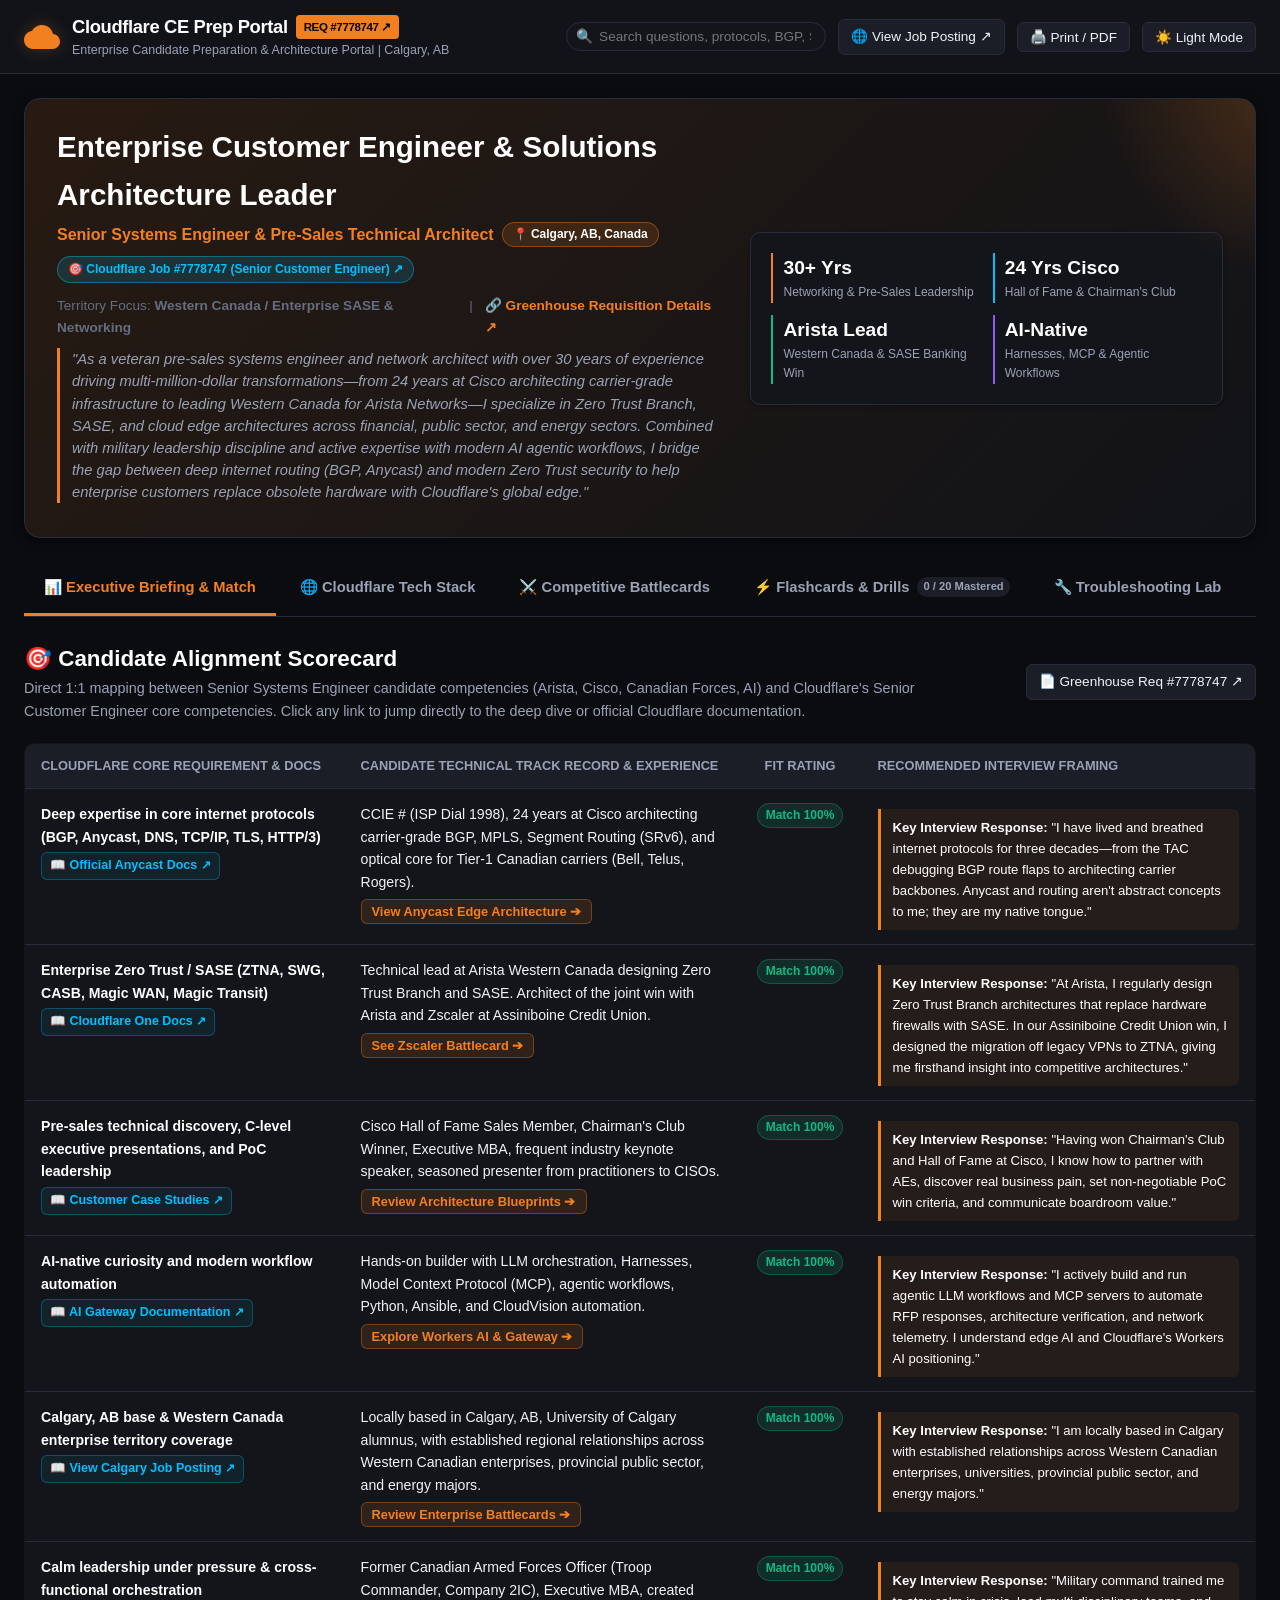
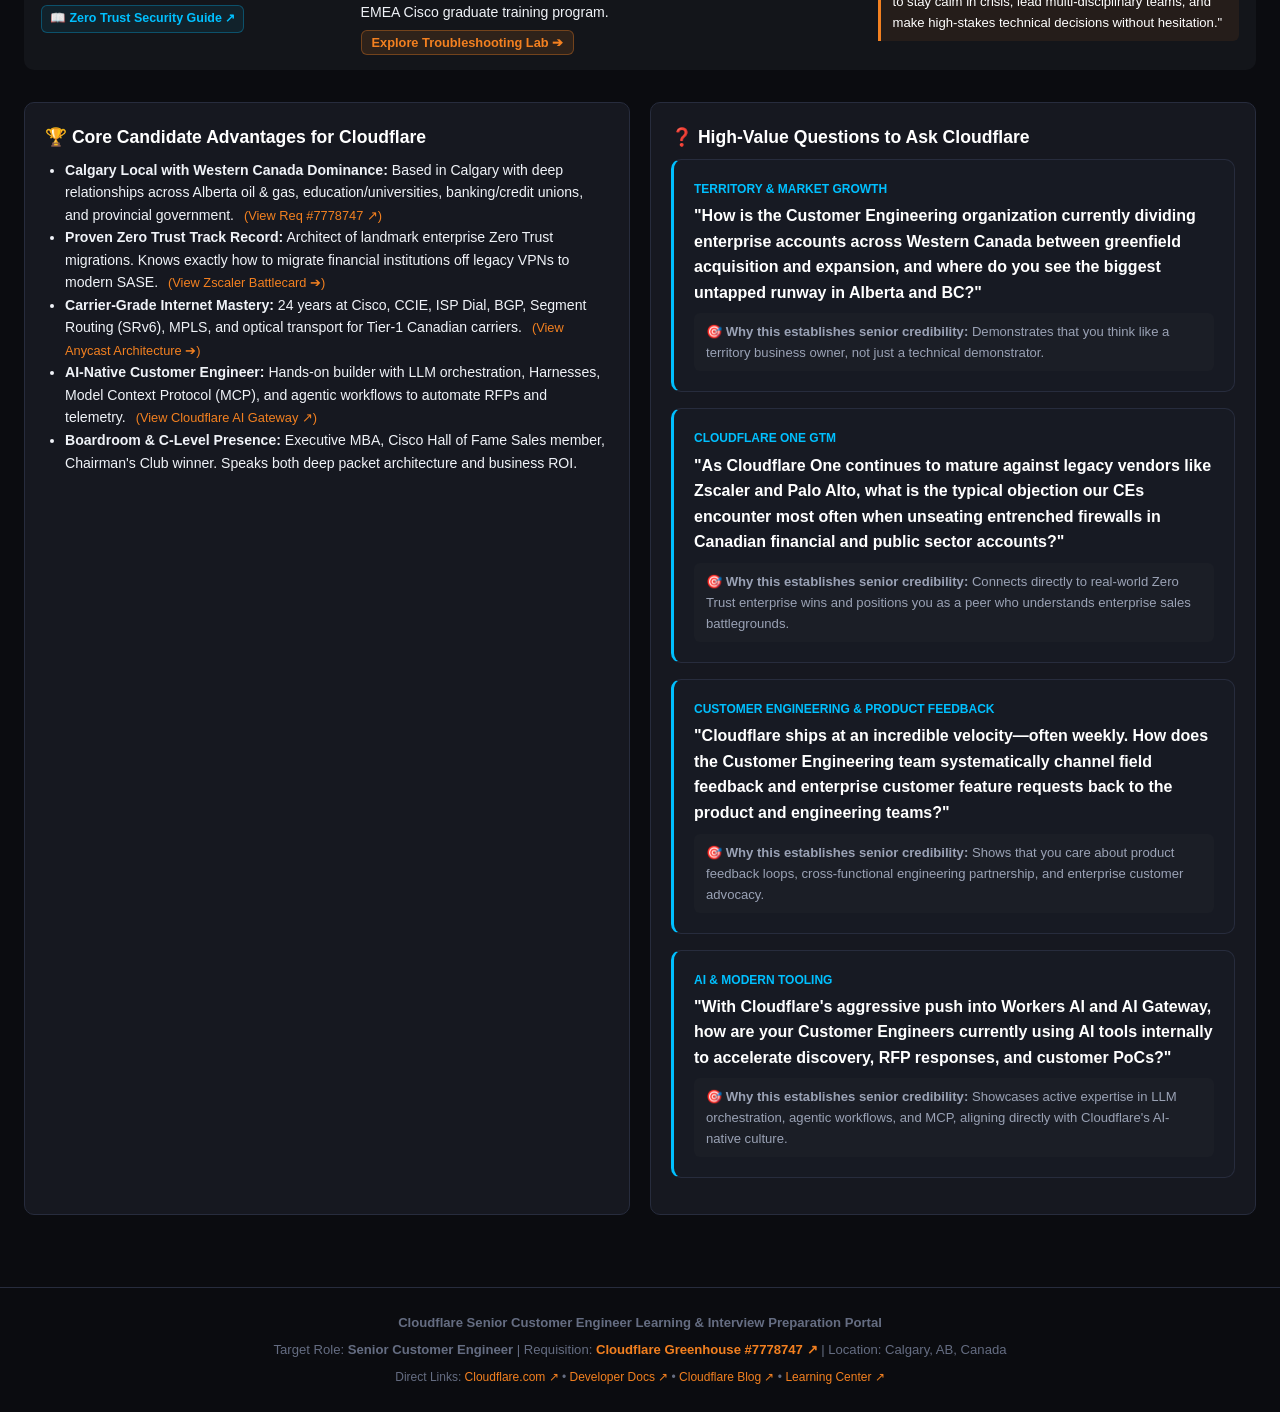
<file: index.html>
<!DOCTYPE html>
<html lang="en">
<head>
  <meta charset="UTF-8">
  <meta http-equiv="refresh" content="0; url=cloudflare-ce-prep/index.html">
  <title>Redirecting to Cloudflare CE Prep Portal...</title>
  <script>
    window.location.href = "cloudflare-ce-prep/index.html" + window.location.hash;
  </script>
</head>
<body style="font-family: sans-serif; background: #0b0c10; color: #fff; padding: 2rem; text-align: center;">
  <h2>Redirecting to Cloudflare Senior Customer Engineer Interview Prep Portal...</h2>
  <p>If you are not redirected automatically, <a href="cloudflare-ce-prep/index.html" style="color: #f38020; font-weight: bold;">click here to enter the portal</a>.</p>
</body>
</html>
</file>
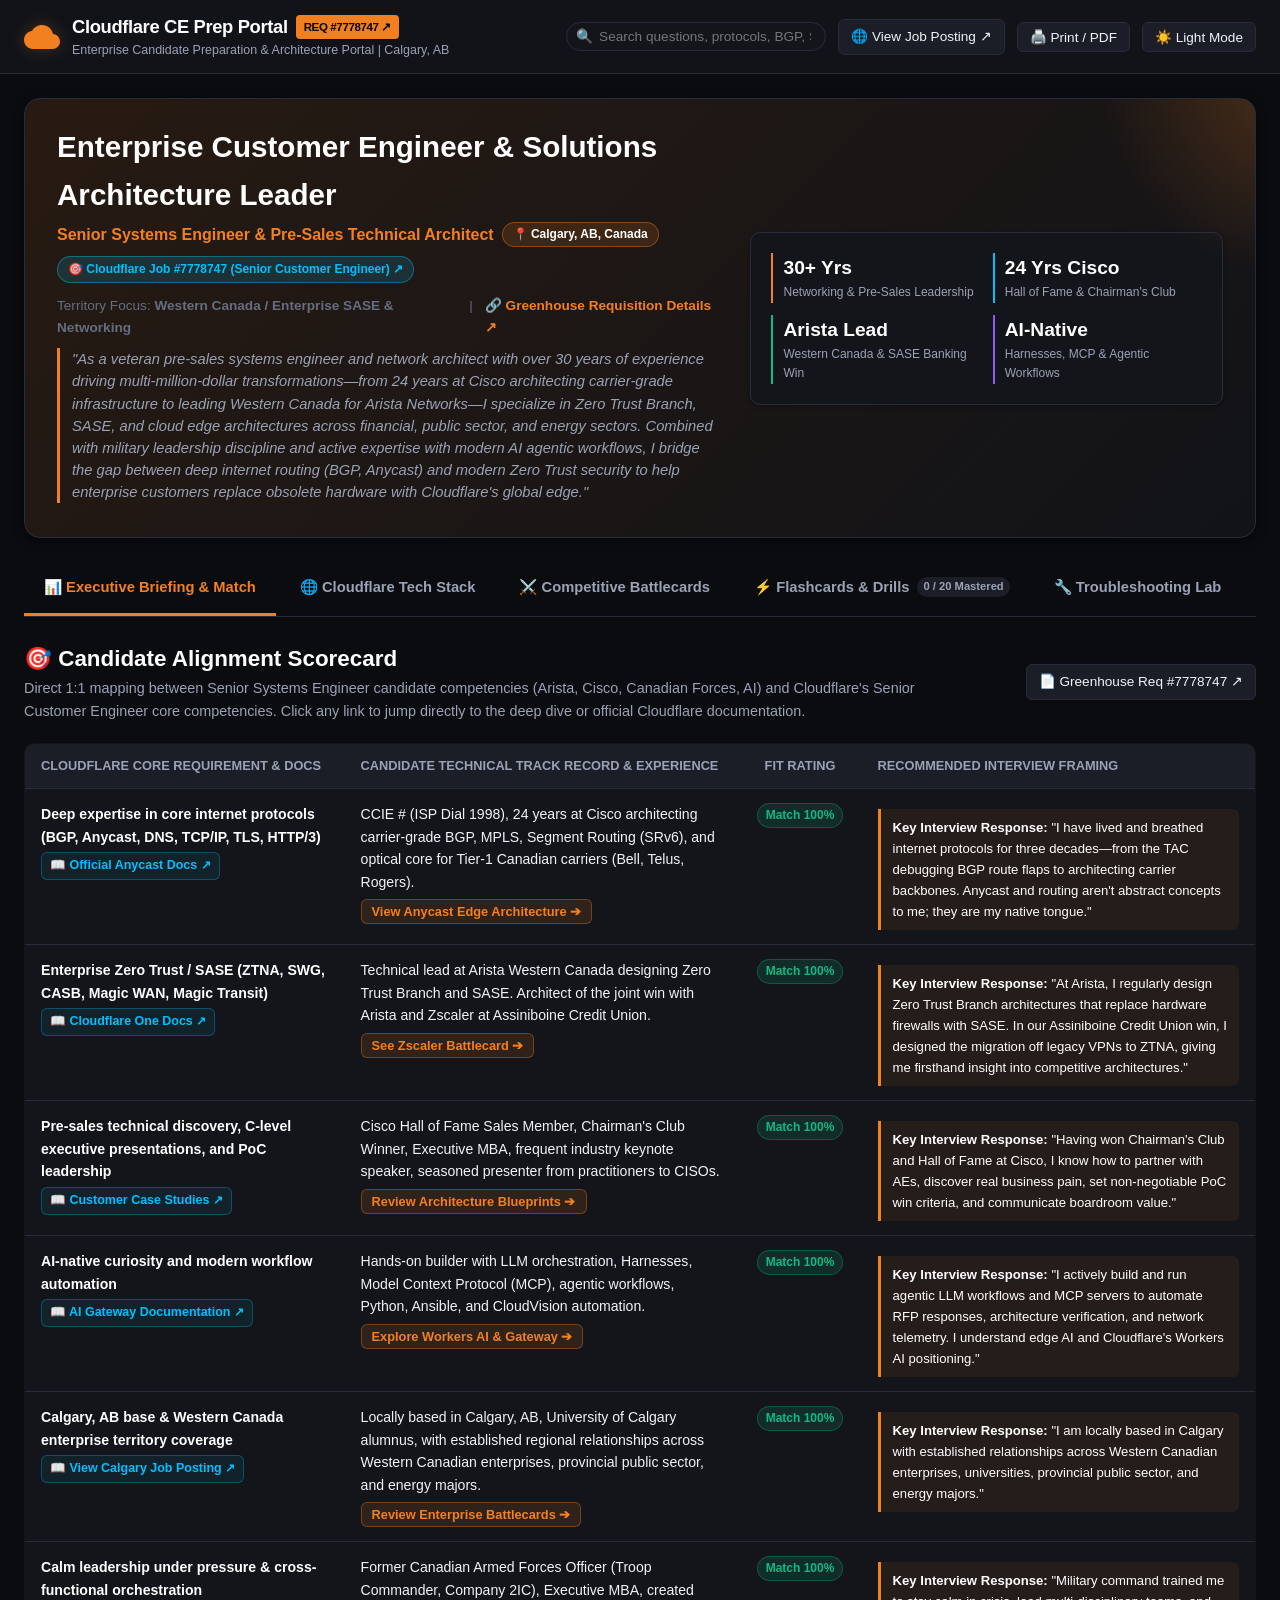
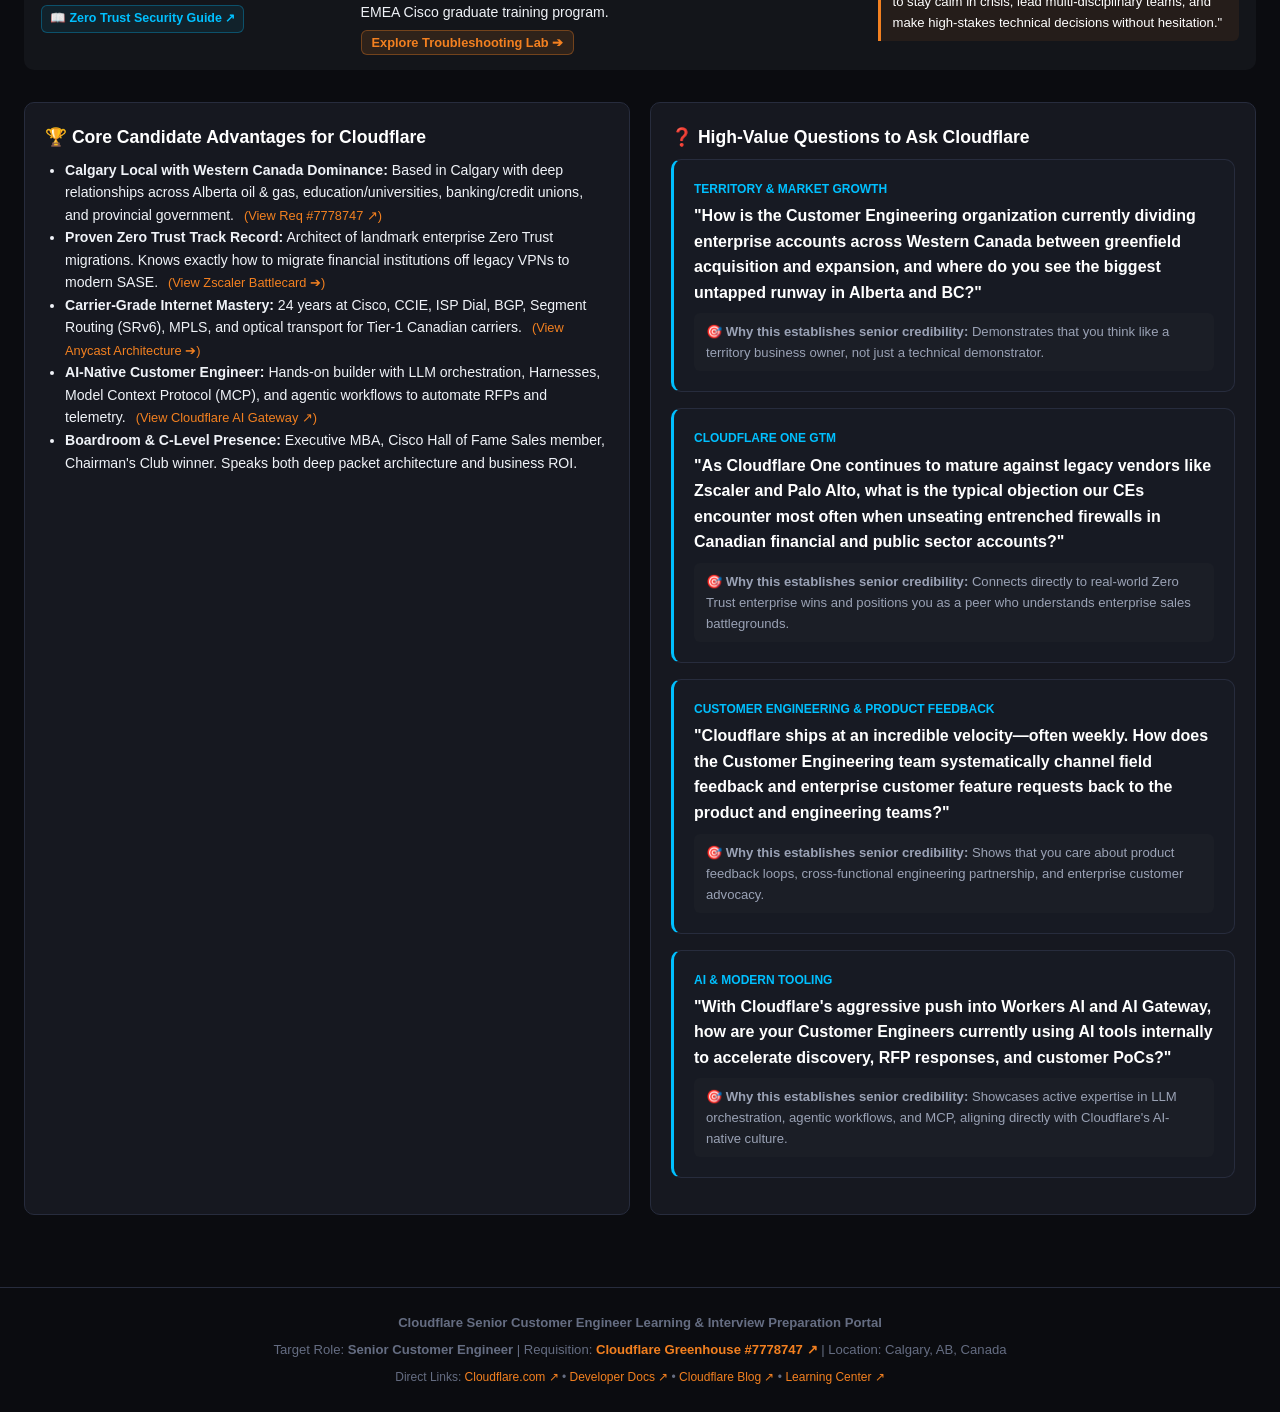
<file: cloudflare-ce-prep/index.html>
<!DOCTYPE html>
<html lang="en">
<head>
  <meta charset="UTF-8">
  <meta name="viewport" content="width=device-width, initial-scale=1.0">
  <title>Cloudflare Senior Customer Engineer - Interview Preparation & Architecture Portal</title>
  <link rel="stylesheet" href="styles.css">
  <link rel="icon" href="data:image/svg+xml,<svg xmlns='http://www.w3.org/2000/svg' viewBox='0 0 24 24' fill='%23F38020'><path d='M19.35 10.04C18.67 6.59 15.64 4 12 4 9.11 4 6.6 5.64 5.35 8.04 2.34 8.36 0 10.91 0 14c0 3.31 2.69 6 6 6h13c2.76 0 5-2.24 5-5 0-2.64-2.05-4.78-4.65-4.96z'/></svg>">
</head>
<body>

  <!-- Top Navigation Bar -->
  <header class="top-nav">
    <div class="brand-section">
      <svg class="cf-cloud-logo" viewBox="0 0 24 24">
        <path d="M19.35 10.04C18.67 6.59 15.64 4 12 4 9.11 4 6.6 5.64 5.35 8.04 2.34 8.36 0 10.91 0 14c0 3.31 2.69 6 6 6h13c2.76 0 5-2.24 5-5 0-2.64-2.05-4.78-4.65-4.96z"/>
      </svg>
      <div class="brand-text">
        <h1>
          Cloudflare CE Prep Portal 
          <a href="https://job-boards.greenhouse.io/cloudflare/jobs/7778747?gh_jid=7778747" target="_blank" rel="noopener noreferrer" class="badge-orange-link" title="Click to view live job posting on Greenhouse">
            Req #7778747 ↗
          </a>
        </h1>
        <div class="brand-subtitle">Enterprise Candidate Preparation & Architecture Portal | Calgary, AB</div>
      </div>
    </div>

    <div class="nav-actions">
      <div class="search-container">
        <span class="search-icon">🔍</span>
        <input type="text" id="globalSearchInput" class="search-input" placeholder="Search questions, protocols, BGP, SASE...">
      </div>
      <a href="https://job-boards.greenhouse.io/cloudflare/jobs/7778747?gh_jid=7778747" target="_blank" rel="noopener noreferrer" class="action-btn" title="Open Job Requisition">
        🌐 View Job Posting ↗
      </a>
      <button class="action-btn" onclick="window.print()">🖨️ Print / PDF</button>
      <button class="theme-toggle-btn" id="themeToggleBtn">
        <span>☀️ Light Mode</span>
      </button>
    </div>
  </header>

  <!-- Main Container -->
  <main class="app-container">

    <!-- Candidate Hero Banner -->
    <section class="hero-banner">
      <div class="hero-grid">
        <div class="candidate-header" id="candidateHeader">
          <!-- Populated by app.js with active clickable links -->
        </div>
        <div class="hero-stats-card">
          <div class="stats-grid" id="heroStatsGrid">
            <!-- Populated by app.js -->
          </div>
        </div>
      </div>
    </section>

    <!-- Main Navigation Tabs (Clickable Anchors with URL Hash Synchronization) -->
    <nav class="main-tabs-container">
      <ul class="tab-nav">
        <li>
          <a href="#dashboardTab" class="tab-btn active" data-tab="dashboardTab">
            📊 Executive Briefing & Match
          </a>
        </li>
        <li>
          <a href="#techDeepDiveTab" class="tab-btn" data-tab="techDeepDiveTab">
            🌐 Cloudflare Tech Stack
          </a>
        </li>
        <li>
          <a href="#battlecardsTab" class="tab-btn" data-tab="battlecardsTab">
            ⚔️ Competitive Battlecards
          </a>
        </li>
        <li>
          <a href="#flashcardsTab" class="tab-btn" data-tab="flashcardsTab">
            ⚡ Flashcards & Drills <span class="tab-badge" id="masteredProgressText">0/20 Mastered</span>
          </a>
        </li>
        <li>
          <a href="#troubleshootingTab" class="tab-btn" data-tab="troubleshootingTab">
            🔧 Troubleshooting Lab
          </a>
        </li>
        <li>
          <a href="#blueprintsTab" class="tab-btn" data-tab="blueprintsTab">
            📐 Architecture Blueprints
          </a>
        </li>
      </ul>
    </nav>

    <!-- TAB 1: Dashboard & Match Matrix -->
    <div class="tab-content active" id="dashboardTab">
      <div class="section-header">
        <div>
          <h2 class="section-title">🎯 Candidate Alignment Scorecard</h2>
          <p class="section-desc">
            Direct 1:1 mapping between Senior Systems Engineer candidate competencies (Arista, Cisco, Canadian Forces, AI) and Cloudflare's Senior Customer Engineer core competencies. Click any link to jump directly to the deep dive or official Cloudflare documentation.
          </p>
        </div>
        <a href="https://job-boards.greenhouse.io/cloudflare/jobs/7778747?gh_jid=7778747" target="_blank" rel="noopener noreferrer" class="action-btn">
          📄 Greenhouse Req #7778747 ↗
        </a>
      </div>

      <div style="overflow-x: auto; margin-bottom: 2rem;">
        <table class="matrix-table">
          <thead>
            <tr>
              <th>Cloudflare Core Requirement & Docs</th>
              <th>Candidate Technical Track Record & Experience</th>
              <th style="text-align: center;">Fit Rating</th>
              <th>Recommended Interview Framing</th>
            </tr>
          </thead>
          <tbody id="alignmentMatrixBody">
            <!-- Populated dynamically by app.js with click-through links -->
          </tbody>
        </table>
      </div>

      <!-- Quick Briefing Summary -->
      <div class="grid-2">
        <div class="card">
          <div class="card-title">
            <span>🏆 Core Candidate Advantages for Cloudflare</span>
          </div>
          <ul style="padding-left: 20px; font-size: 0.88rem; color: var(--text-main); line-height: 1.6;">
            <li>
              <strong>Calgary Local with Western Canada Dominance:</strong> Based in Calgary with deep relationships across Alberta oil & gas, education/universities, banking/credit unions, and provincial government.
              <a href="https://job-boards.greenhouse.io/cloudflare/jobs/7778747?gh_jid=7778747" target="_blank" rel="noopener noreferrer" style="margin-left: 6px; font-size: 0.8rem;">(View Req #7778747 ↗)</a>
            </li>
            <li>
              <strong>Proven Zero Trust Track Record:</strong> Architect of landmark enterprise Zero Trust migrations. Knows exactly how to migrate financial institutions off legacy VPNs to modern SASE.
              <a href="#battlecardsTab" onclick="window.switchTab('battlecardsTab')" style="margin-left: 6px; font-size: 0.8rem;">(View Zscaler Battlecard ➔)</a>
            </li>
            <li>
              <strong>Carrier-Grade Internet Mastery:</strong> 24 years at Cisco, CCIE, ISP Dial, BGP, Segment Routing (SRv6), MPLS, and optical transport for Tier-1 Canadian carriers.
              <a href="#techDeepDiveTab" onclick="window.switchTab('techDeepDiveTab')" style="margin-left: 6px; font-size: 0.8rem;">(View Anycast Architecture ➔)</a>
            </li>
            <li>
              <strong>AI-Native Customer Engineer:</strong> Hands-on builder with LLM orchestration, Harnesses, Model Context Protocol (MCP), and agentic workflows to automate RFPs and telemetry.
              <a href="https://developers.cloudflare.com/ai-gateway/" target="_blank" rel="noopener noreferrer" style="margin-left: 6px; font-size: 0.8rem;">(View Cloudflare AI Gateway ↗)</a>
            </li>
            <li>
              <strong>Boardroom & C-Level Presence:</strong> Executive MBA, Cisco Hall of Fame Sales member, Chairman's Club winner. Speaks both deep packet architecture and business ROI.
            </li>
          </ul>
        </div>

        <div class="card">
          <div class="card-title">
            <span>❓ High-Value Questions to Ask Cloudflare</span>
          </div>
          <div id="questionsForTimContainer">
            <!-- Populated by app.js -->
          </div>
        </div>
      </div>
    </div>

    <!-- TAB 2: Cloudflare Technology Stack Deep Dive -->
    <div class="tab-content" id="techDeepDiveTab">
      <div class="section-header">
        <div>
          <h2 class="section-title">🌐 Cloudflare Edge Architecture & Product Deep Dive</h2>
          <p class="section-desc">
            Deep technical architecture guides on Cloudflare's core pillars with direct click-throughs to official Cloudflare developer documentation and interactive practice modules.
          </p>
        </div>
      </div>

      <div class="grid-2" id="techDeepDiveContainer">
        <!-- Populated dynamically by app.js with external docs & internal links -->
      </div>
    </div>

    <!-- TAB 3: Competitive Battlecards -->
    <div class="tab-content" id="battlecardsTab">
      <div class="section-header">
        <div>
          <h2 class="section-title">⚔️ Competitive Battlecards: Cloudflare vs Legacy & SASE Vendors</h2>
          <p class="section-desc">
            How to decisively win against Zscaler, Palo Alto Networks, Fortinet, and Akamai during technical discovery and architectural shootouts, leveraged by real-world enterprise pre-sales experience.
          </p>
        </div>
      </div>

      <div class="grid-2" id="battlecardsContainer">
        <!-- Populated by app.js with comparison links -->
      </div>
    </div>

    <!-- TAB 4: Interactive Flashcards & Drills -->
    <div class="tab-content" id="flashcardsTab">
      <div class="section-header">
        <div>
          <h2 class="section-title">⚡ Interactive Technical Flashcards & Drills</h2>
          <p class="section-desc">
            Test and sharpen your recall on Anycast, Cloudflare One, MTU clamping, 5xx status codes, and consultative sales methodology. Click card or press <strong>Space</strong> to flip; use <strong>Arrow keys</strong> to navigate. Click through to official documentation on each card.
          </p>
        </div>
      </div>

      <div class="flashcard-controls">
        <div class="category-filter-bar" id="cardCategoryFilters">
          <!-- Populated by app.js -->
        </div>
        <button class="action-btn" id="toggleMasteredBtn">⭐ Mark as Mastered</button>
      </div>

      <div class="flashcard-scene">
        <div class="flashcard" id="activeFlashcard">
          <!-- Front Face -->
          <div class="flashcard-face flashcard-front">
            <div class="card-top-bar">
              <span class="card-badge badge-orange" id="cardCategoryText">Category</span>
              <span class="card-num-indicator" id="cardCounterIndicator">Card 1 of 20</span>
            </div>
            <div class="card-question-text" id="cardQuestionText">
              Loading question...
            </div>
            <div class="card-bottom-bar">
              <span>Press Space or Click to Reveal Answer</span>
              <span class="flip-prompt">🔄 Flip Card</span>
            </div>
          </div>

          <!-- Back Face -->
          <div class="flashcard-face flashcard-back">
            <div class="card-top-bar">
              <span class="card-badge badge-green">Answer & Analysis</span>
              <span class="card-num-indicator">Cloudflare Architecture</span>
            </div>
            <div class="card-answer-text" id="cardAnswerText">
              Loading answer...
            </div>
            <div id="cardTakeawayText" style="font-size: 0.85rem; color: var(--cf-orange); margin-top: 10px; border-top: 1px solid var(--border-color); padding-top: 8px;">
            </div>
            <div class="card-bottom-bar">
              <span>Click to Flip Back</span>
              <span class="flip-prompt">🔄 Flip</span>
            </div>
          </div>
        </div>
      </div>

      <div class="flashcard-deck-nav">
        <button class="deck-nav-btn" id="prevCardBtn" title="Previous Card (Left Arrow)">◀</button>
        <button class="deck-nav-btn" id="nextCardBtn" title="Next Card (Right Arrow)">▶</button>
      </div>
    </div>

    <!-- TAB 5: Troubleshooting Lab -->
    <div class="tab-content" id="troubleshootingTab">
      <div class="section-header">
        <div>
          <h2 class="section-title">🔧 Cloudflare 5xx Error Diagnostic Lab</h2>
          <p class="section-desc">
            Customer Engineers must be master troubleshooters under pressure. Click through the error codes below for root cause analysis, exact CLI diagnostic commands, and direct links to official Cloudflare troubleshooting documentation.
          </p>
        </div>
      </div>

      <div class="error-tabs" id="errorTabsNav">
        <!-- Populated by app.js -->
      </div>

      <div class="trouble-detail-card" id="errorDetailCard">
        <!-- Populated by app.js -->
      </div>
    </div>

    <!-- TAB 6: Architecture Blueprints -->
    <div class="tab-content" id="blueprintsTab">
      <div class="section-header">
        <div>
          <h2 class="section-title">📐 Enterprise Architecture Blueprints</h2>
          <p class="section-desc">
            Visual reference diagrams for whiteboarding and enterprise technical discovery: Cloudflare One SASE migration, Magic Transit DDoS protection, and Keyless SSL banking architecture.
          </p>
        </div>
      </div>

      <!-- Blueprint 1: Cloudflare One Hybrid Enterprise Migration -->
      <div class="blueprint-card">
        <div class="card-title">
          <span>🏛️ Blueprint 1: Financial / Enterprise Zero Trust Migration (Reference Blueprint)</span>
          <div style="display: flex; gap: 8px;">
            <a href="https://developers.cloudflare.com/cloudflare-one/architecture/" target="_blank" rel="noopener noreferrer" class="external-doc-link">
              📚 Reference Architecture Docs ↗
            </a>
            <span class="card-badge badge-blue">Cloudflare One</span>
          </div>
        </div>
        <p style="font-size: 0.88rem; color: var(--text-muted); margin-bottom: 12px;">
          How an Enterprise Customer Engineer architects a zero trust migration for an enterprise with 50+ branches and 3,000 hybrid workers from expensive MPLS and legacy VPN concentrators to Cloudflare Magic WAN + Cloudflare Access.
        </p>

        <div class="blueprint-diagram">
+----------------------------------------------------------------------------------------------------+
|                                 ENTERPRISE EDGE TRANSFORMATION BLUEPRINT                           |
+----------------------------------------------------------------------------------------------------+

 [ REMOTE / HYBRID WORKERS ]                [ BRANCH OFFICES (50 Sites) ]
  - Laptops / Mobile Devices                 - Dual Commodity Broadband (Internet)
  - Cloudflare WARP Client (WireGuard)       - Existing Edge Router / CPE
          |                                            |
          | WireGuard Encrypted                        | Anycast GRE / IPsec Tunnels
          v                                            v
+----------------------------------------------------------------------------------------------------+
|                         CLOUDFLARE GLOBAL ANYCAST EDGE (330+ Cities)                               |
|                                                                                                    |
|  [ MAGIC WAN ] <---> [ CLOUDFLARE GATEWAY ] <---> [ CLOUDFLARE ACCESS (ZTNA) ]                     |
|  * Anycast GRE/IPsec   * Outbound SWG & DNS Filter  * Identity-Aware Reverse Proxy (Okta/Azure AD) |
|  * Auto MSS Clamping   * DLP & Remote Browser Isol. * Device Posture Validation (CrowdStrike)       |
|  * Magic Firewall L4   * Full TLS Inspection        * Zero Open Inbound Ports                       |
|                                                                                                    |
|                     [ ARGO SMART ROUTING & PRIVATE FIBER BACKBONE ]                                |
+----------------------------------------------------------------------------------------------------+
                 |                                                |
                 | Outbound-only TLS Tunnel                       | Magic WAN Anycast Direct
                 | ('cloudflared' Daemon)                         | Tunnel Interconnect
                 v                                                v
    +---------------------------+                    +---------------------------+
    |   AWS / AZURE CLOUD VPC   |                    | ON-PREM DATA CENTER (HQ)  |
    |  - Internal Microservices |                    |  - Core Banking / ERP     |
    |  - Zero Public Inbound IPs|                    |  - Active Directory / HSM |
    |  - No VPN Concentrators   |                    |  - Keyless SSL Key Server |
    +---------------------------+                    +---------------------------+
        </div>
        <div class="talking-point-box">
          💡 <strong>Whiteboard Narrative:</strong> "Notice that the corporate data center and cloud VPCs have ZERO open inbound firewall ports. Inbound attacks are physically impossible because traffic is pulled via outbound-only 'cloudflared' tunnels. Branch offices route directly to Cloudflare via Anycast GRE, cutting MPLS costs by over 50% while improving latency."
        </div>
        <div style="margin-top: 10px; display: flex; gap: 10px;">
          <button class="click-through-btn" onclick="window.switchTab('battlecardsTab')">
            ⚔️ Review Zscaler Battlecard ➔
          </button>
          <a href="https://developers.cloudflare.com/cloudflare-one/connections/connect-networks/" target="_blank" rel="noopener noreferrer" class="external-doc-link">
            📖 'cloudflared' Tunnel Guide ↗
          </a>
        </div>
      </div>

      <!-- Blueprint 2: Magic Transit DDoS Scrubbing -->
      <div class="blueprint-card">
        <div class="card-title">
          <span>🛡️ Blueprint 2: Magic Transit & BGP Anycast DDoS Mitigation</span>
          <div style="display: flex; gap: 8px;">
            <a href="https://developers.cloudflare.com/magic-transit/" target="_blank" rel="noopener noreferrer" class="external-doc-link">
              📚 Magic Transit Docs ↗
            </a>
            <span class="card-badge badge-orange">Layer 3/4 Protection</span>
          </div>
        </div>
        <p style="font-size: 0.88rem; color: var(--text-muted); margin-bottom: 12px;">
          How Cloudflare protects customer IP subnets (/24 or larger) from multi-terabit volumetric attacks without latency-inducing scrubbing centers.
        </p>

        <div class="blueprint-diagram">
           [ MALICIOUS ACTOR / BOTNET ]                       [ LEGITIMATE USERS / CLIENTS ]
             (800 Gbps SYN/UDP Flood)                            (Normal TCP / Web Traffic)
                        \                                                    /
                         \                                                  /
                          v                                                v
            +------------------------------------------------------------------------------------+
            |                          GLOBAL INTERNET ROUTING (BGP)                             |
            |   Cloudflare announces Customer /24 IP Prefix from ALL 330+ Cities via BGP Anycast |
            +------------------------------------------------------------------------------------+
                                                      |
                                                      v
            +------------------------------------------------------------------------------------+
            |                       CLOUDFLARE ANYCAST EDGE DATA CENTERS                         |
            |                                                                                    |
            |   [ POP 1: Calgary ]               [ POP 2: Seattle ]            [ POP 3: Frankfurt]  |
            |   Absorbs 4 Gbps                   Absorbs 8 Gbps                Absorbs 12 Gbps       |
            |          |                                |                             |          |
            |   [ GATEBOT & XDP/eBPF ]           [ GATEBOT & XDP/eBPF ]        [ GATEBOT & eBPF ]|
            |   Drops volumetric attack          Drops volumetric attack       Drops attack      |
            |   at NIC line-rate (0ms)           at NIC line-rate              at NIC line-rate  |
            |                                                                                    |
            |                     >>> ONLY CLEAN, FILTERED TRAFFIC REMAINS <<<                   |
            +------------------------------------------------------------------------------------+
                                                      |
                                                      | Clean Packets Encapsulated via
                                                      | Anycast GRE / IPsec or Cloudflare Network
                                                      | Interconnect (CNI)
                                                      v
                                      +-------------------------------+
                                      | CUSTOMER ON-PREM DATA CENTER  |
                                      |   - Edge Routers & Servers    |
                                      |   - Normal, Uninterrupted Op  |
                                      +-------------------------------+
        </div>
        <div class="talking-point-box">
          💡 <strong>Whiteboard Narrative:</strong> "Unlike legacy DDoS vendors who divert traffic to centralized 'scrubbing centers' causing massive latency spikes, Cloudflare absorbs volumetric attacks locally using Gatebot and eBPF at line rate on the NIC. The customer's on-prem router only receives clean, decapsulated packets via Anycast GRE."
        </div>
        <div style="margin-top: 10px; display: flex; gap: 10px;">
          <button class="click-through-btn" onclick="window.switchTab('troubleshootingTab')">
            🔧 Open Diagnostic Lab ➔
          </button>
          <a href="https://blog.cloudflare.com/how-cloudflare-mitigates-bgp-leaks/" target="_blank" rel="noopener noreferrer" class="external-doc-link">
            📖 BGP Route Leak Mitigation Blog ↗
          </a>
        </div>
      </div>
    </div>

  </main>

  <!-- Footer -->
  <footer>
    <div style="margin-bottom: 6px;">
      <strong>Cloudflare Senior Customer Engineer Learning & Interview Preparation Portal</strong>
    </div>
    <div style="margin-bottom: 8px;">
      Target Role: <strong>Senior Customer Engineer</strong> | 
      Requisition: <a href="https://job-boards.greenhouse.io/cloudflare/jobs/7778747?gh_jid=7778747" target="_blank" rel="noopener noreferrer" style="font-weight: 700; color: var(--cf-orange);">Cloudflare Greenhouse #7778747 ↗</a> | 
      Location: Calgary, AB, Canada
    </div>
    <div style="font-size: 0.75rem; color: var(--text-dim);">
      Direct Links: 
      <a href="https://www.cloudflare.com" target="_blank" rel="noopener noreferrer">Cloudflare.com ↗</a> &bull; 
      <a href="https://developers.cloudflare.com" target="_blank" rel="noopener noreferrer">Developer Docs ↗</a> &bull; 
      <a href="https://blog.cloudflare.com" target="_blank" rel="noopener noreferrer">Cloudflare Blog ↗</a> &bull; 
      <a href="https://www.cloudflare.com/learning/" target="_blank" rel="noopener noreferrer">Learning Center ↗</a>
    </div>
  </footer>

  <script src="data.js"></script>
  <script src="app.js"></script>
</body>
</html>
</file>
<file: cloudflare-ce-prep/styles.css>
:root {
  --bg-primary: #0b0c10;
  --bg-secondary: #13151a;
  --bg-tertiary: #1b1e26;
  --bg-card: rgba(24, 27, 36, 0.85);
  --bg-card-hover: rgba(32, 36, 48, 0.95);
  --border-color: #272c3d;
  --border-focus: #f38020;
  
  --text-main: #f0f3f8;
  --text-muted: #9aa2b5;
  --text-dim: #656d82;

  --cf-orange: #f38020;
  --cf-orange-hover: #faad3f;
  --cf-orange-glow: rgba(243, 128, 32, 0.25);
  
  --accent-blue: #00c0ff;
  --accent-green: #10b981;
  --accent-purple: #8b5cf6;
  --accent-red: #ef4444;
  --accent-amber: #f59e0b;

  --font-sans: -apple-system, BlinkMacSystemFont, "Segoe UI", Roboto, "Helvetica Neue", Arial, sans-serif;
  --font-mono: "SF Mono", Consolas, "Liberation Mono", Menlo, Courier, monospace;

  --shadow-sm: 0 2px 4px rgba(0, 0, 0, 0.3);
  --shadow-md: 0 4px 12px rgba(0, 0, 0, 0.4);
  --shadow-lg: 0 8px 24px rgba(0, 0, 0, 0.5);
  --shadow-orange: 0 0 20px rgba(243, 128, 32, 0.3);

  --radius-sm: 6px;
  --radius-md: 10px;
  --radius-lg: 16px;
  --radius-full: 9999px;
  
  --transition: all 0.2s cubic-bezier(0.16, 1, 0.3, 1);
}

/* Light Mode Overrides */
body.light-theme {
  --bg-primary: #f6f8fb;
  --bg-secondary: #ffffff;
  --bg-tertiary: #edf1f7;
  --bg-card: #ffffff;
  --bg-card-hover: #f9fbfd;
  --border-color: #d8e0eb;
  --text-main: #111827;
  --text-muted: #4b5563;
  --text-dim: #9ca3af;
  --shadow-sm: 0 1px 3px rgba(0, 0, 0, 0.08);
  --shadow-md: 0 4px 6px -1px rgba(0, 0, 0, 0.1);
  --shadow-lg: 0 10px 15px -3px rgba(0, 0, 0, 0.1);
}

* {
  box-sizing: border-box;
  margin: 0;
  padding: 0;
}

body {
  font-family: var(--font-sans);
  background-color: var(--bg-primary);
  color: var(--text-main);
  line-height: 1.6;
  overflow-x: hidden;
  min-height: 100vh;
}

/* Global Link Styling */
a {
  color: var(--cf-orange);
  text-decoration: none;
  transition: var(--transition);
  cursor: pointer;
}

a:hover {
  color: var(--cf-orange-hover);
  text-decoration: underline;
}

/* Specific Click-Through & Pill Links */
.click-through-btn, .click-through-link {
  display: inline-flex;
  align-items: center;
  gap: 6px;
  background: rgba(243, 128, 32, 0.12);
  color: var(--cf-orange);
  border: 1px solid rgba(243, 128, 32, 0.35);
  padding: 4px 10px;
  border-radius: var(--radius-sm);
  font-size: 0.8rem;
  font-weight: 600;
  text-decoration: none;
  cursor: pointer;
  transition: var(--transition);
  margin-top: 6px;
}

.click-through-btn:hover, .click-through-link:hover {
  background: var(--cf-orange);
  color: #000;
  border-color: var(--cf-orange);
  text-decoration: none;
  box-shadow: 0 0 10px var(--cf-orange-glow);
  transform: translateY(-1px);
}

.external-doc-link {
  display: inline-flex;
  align-items: center;
  gap: 5px;
  color: var(--accent-blue);
  background: rgba(0, 192, 255, 0.08);
  border: 1px solid rgba(0, 192, 255, 0.3);
  padding: 3px 8px;
  border-radius: var(--radius-sm);
  font-size: 0.78rem;
  font-weight: 600;
  text-decoration: none;
  transition: var(--transition);
  margin-top: 4px;
}

.external-doc-link:hover {
  background: var(--accent-blue);
  color: #000;
  border-color: var(--accent-blue);
  text-decoration: none;
  transform: translateY(-1px);
}

/* Header & Top Bar */
.top-nav {
  position: sticky;
  top: 0;
  z-index: 100;
  background-color: rgba(19, 21, 26, 0.94);
  backdrop-filter: blur(12px);
  border-bottom: 1px solid var(--border-color);
  padding: 0.75rem 1.5rem;
  display: flex;
  justify-content: space-between;
  align-items: center;
}

.brand-section {
  display: flex;
  align-items: center;
  gap: 12px;
}

.cf-cloud-logo {
  width: 36px;
  height: 36px;
  fill: var(--cf-orange);
  filter: drop-shadow(0 0 8px var(--cf-orange-glow));
}

.brand-text h1 {
  font-size: 1.15rem;
  font-weight: 700;
  color: #fff;
  letter-spacing: -0.02em;
  display: flex;
  align-items: center;
  gap: 8px;
}

.badge-orange-link {
  background: var(--cf-orange);
  color: #000 !important;
  font-size: 0.72rem;
  font-weight: 800;
  padding: 3px 8px;
  border-radius: 4px;
  text-transform: uppercase;
  text-decoration: none !important;
  display: inline-flex;
  align-items: center;
  gap: 4px;
  transition: var(--transition);
}

.badge-orange-link:hover {
  background: var(--cf-orange-hover);
  box-shadow: 0 0 12px var(--cf-orange-glow);
  transform: translateY(-1px);
}

.brand-subtitle {
  font-size: 0.78rem;
  color: var(--text-muted);
}

.nav-actions {
  display: flex;
  align-items: center;
  gap: 12px;
}

.theme-toggle-btn, .action-btn {
  background: var(--bg-tertiary);
  color: var(--text-main);
  border: 1px solid var(--border-color);
  padding: 6px 12px;
  border-radius: var(--radius-sm);
  cursor: pointer;
  font-size: 0.85rem;
  display: flex;
  align-items: center;
  gap: 6px;
  text-decoration: none;
  transition: var(--transition);
}

.theme-toggle-btn:hover, .action-btn:hover {
  background: var(--border-color);
  border-color: var(--cf-orange);
  color: #fff;
  text-decoration: none;
}

/* App Container */
.app-container {
  max-width: 1400px;
  margin: 0 auto;
  padding: 1.5rem;
}

/* Candidate Hero Banner */
.hero-banner {
  background: linear-gradient(135deg, rgba(243, 128, 32, 0.12) 0%, rgba(19, 21, 26, 0.8) 100%);
  border: 1px solid var(--border-color);
  border-radius: var(--radius-lg);
  padding: 1.5rem 2rem;
  margin-bottom: 1.5rem;
  position: relative;
  overflow: hidden;
  box-shadow: var(--shadow-md);
}

.hero-banner::after {
  content: "";
  position: absolute;
  top: -50%;
  right: -20%;
  width: 400px;
  height: 400px;
  background: radial-gradient(circle, var(--cf-orange-glow) 0%, transparent 70%);
  pointer-events: none;
}

.hero-grid {
  display: grid;
  grid-template-columns: 1.4fr 1fr;
  gap: 2rem;
  align-items: center;
}

.candidate-header h2 {
  font-size: 1.85rem;
  font-weight: 800;
  color: #fff;
  margin-bottom: 4px;
}

.candidate-title {
  font-size: 1rem;
  color: var(--cf-orange);
  font-weight: 600;
  margin-bottom: 12px;
  display: flex;
  flex-wrap: wrap;
  gap: 8px;
  align-items: center;
}

.candidate-pill {
  background: rgba(243, 128, 32, 0.15);
  border: 1px solid rgba(243, 128, 32, 0.4);
  color: #fff;
  font-size: 0.75rem;
  padding: 2px 10px;
  border-radius: var(--radius-full);
}

.target-job-link {
  background: rgba(0, 192, 255, 0.15);
  border: 1px solid rgba(0, 192, 255, 0.4);
  color: var(--accent-blue) !important;
  font-size: 0.75rem;
  padding: 3px 10px;
  border-radius: var(--radius-full);
  display: inline-flex;
  align-items: center;
  gap: 5px;
  font-weight: 700;
  text-decoration: none !important;
  transition: var(--transition);
}

.target-job-link:hover {
  background: var(--accent-blue);
  color: #000 !important;
  box-shadow: 0 0 12px rgba(0, 192, 255, 0.4);
  transform: translateY(-1px);
}

.contact-links-bar {
  display: flex;
  gap: 12px;
  margin-top: 8px;
  font-size: 0.85rem;
}

.contact-link {
  color: var(--text-muted);
  display: inline-flex;
  align-items: center;
  gap: 4px;
  text-decoration: none;
}

.contact-link:hover {
  color: var(--cf-orange);
  text-decoration: underline;
}

.pitch-quote {
  font-style: italic;
  font-size: 0.92rem;
  color: var(--text-muted);
  border-left: 3px solid var(--cf-orange);
  padding-left: 12px;
  margin: 10px 0;
  line-height: 1.5;
}

.hero-stats-card {
  background: var(--bg-secondary);
  border: 1px solid var(--border-color);
  border-radius: var(--radius-md);
  padding: 1.25rem;
  box-shadow: var(--shadow-sm);
}

.stats-grid {
  display: grid;
  grid-template-columns: repeat(2, 1fr);
  gap: 12px;
}

.stat-item {
  border-left: 2px solid var(--border-color);
  padding-left: 10px;
}

.stat-item.highlight-orange { border-color: var(--cf-orange); }
.stat-item.highlight-blue { border-color: var(--accent-blue); }
.stat-item.highlight-green { border-color: var(--accent-green); }
.stat-item.highlight-purple { border-color: var(--accent-purple); }

.stat-value {
  font-size: 1.2rem;
  font-weight: 800;
  color: #fff;
}

.stat-label {
  font-size: 0.75rem;
  color: var(--text-muted);
}

/* Main Navigation Tabs */
.main-tabs-container {
  margin-bottom: 1.5rem;
  border-bottom: 1px solid var(--border-color);
  display: flex;
  justify-content: space-between;
  align-items: center;
  overflow-x: auto;
}

.tab-nav {
  display: flex;
  gap: 4px;
  list-style: none;
}

.tab-btn {
  background: transparent;
  border: none;
  border-bottom: 3px solid transparent;
  color: var(--text-muted);
  font-size: 0.92rem;
  font-weight: 600;
  padding: 0.85rem 1.25rem;
  cursor: pointer;
  display: flex;
  align-items: center;
  gap: 8px;
  white-space: nowrap;
  text-decoration: none !important;
  transition: var(--transition);
}

.tab-btn:hover {
  color: #fff;
  border-bottom-color: rgba(243, 128, 32, 0.4);
}

.tab-btn.active {
  color: var(--cf-orange);
  border-bottom-color: var(--cf-orange);
}

.tab-badge {
  background: var(--bg-tertiary);
  color: var(--text-muted);
  font-size: 0.7rem;
  padding: 1px 6px;
  border-radius: var(--radius-full);
}

.tab-btn.active .tab-badge {
  background: var(--cf-orange);
  color: #000;
}

/* Global Search Input in Nav */
.search-container {
  position: relative;
  min-width: 260px;
}

.search-input {
  width: 100%;
  background: var(--bg-secondary);
  border: 1px solid var(--border-color);
  border-radius: var(--radius-full);
  color: var(--text-main);
  padding: 6px 14px 6px 32px;
  font-size: 0.85rem;
  outline: none;
  transition: var(--transition);
}

.search-input:focus {
  border-color: var(--cf-orange);
  box-shadow: 0 0 10px var(--cf-orange-glow);
}

.search-icon {
  position: absolute;
  left: 10px;
  top: 50%;
  transform: translateY(-50%);
  color: var(--text-dim);
  font-size: 0.85rem;
}

/* Tab Panels */
.tab-content {
  display: none;
  animation: fadeIn 0.25s ease-in-out;
}

.tab-content.active {
  display: block;
}

@keyframes fadeIn {
  from { opacity: 0; transform: translateY(6px); }
  to { opacity: 1; transform: translateY(0); }
}

/* Grid Layouts */
.section-header {
  margin-bottom: 1.25rem;
  display: flex;
  justify-content: space-between;
  align-items: center;
  flex-wrap: wrap;
  gap: 12px;
}

.section-title {
  font-size: 1.4rem;
  font-weight: 700;
  color: #fff;
  display: flex;
  align-items: center;
  gap: 10px;
}

.section-desc {
  font-size: 0.9rem;
  color: var(--text-muted);
  max-width: 900px;
}

.grid-2 {
  display: grid;
  grid-template-columns: repeat(2, 1fr);
  gap: 1.25rem;
}

.grid-3 {
  display: grid;
  grid-template-columns: repeat(3, 1fr);
  gap: 1.25rem;
}

/* Card Styling */
.card {
  background: var(--bg-card);
  border: 1px solid var(--border-color);
  border-radius: var(--radius-md);
  padding: 1.25rem;
  transition: var(--transition);
  position: relative;
  display: flex;
  flex-direction: column;
}

.card:hover {
  border-color: rgba(243, 128, 32, 0.5);
  box-shadow: var(--shadow-md);
}

.card-title {
  font-size: 1.1rem;
  font-weight: 700;
  color: #fff;
  margin-bottom: 8px;
  display: flex;
  align-items: center;
  justify-content: space-between;
  flex-wrap: wrap;
  gap: 8px;
}

.card-badge {
  font-size: 0.7rem;
  padding: 2px 8px;
  border-radius: var(--radius-full);
  text-transform: uppercase;
  font-weight: 700;
}

.badge-blue { background: rgba(0, 192, 255, 0.15); color: var(--accent-blue); border: 1px solid rgba(0, 192, 255, 0.3); }
.badge-green { background: rgba(16, 185, 129, 0.15); color: var(--accent-green); border: 1px solid rgba(16, 185, 129, 0.3); }
.badge-purple { background: rgba(139, 92, 246, 0.15); color: var(--accent-purple); border: 1px solid rgba(139, 92, 246, 0.3); }
.badge-orange { background: rgba(243, 128, 32, 0.15); color: var(--cf-orange); border: 1px solid rgba(243, 128, 32, 0.3); }

/* Alignment Matrix Table */
.matrix-table {
  width: 100%;
  border-collapse: collapse;
  background: var(--bg-secondary);
  border: 1px solid var(--border-color);
  border-radius: var(--radius-md);
  overflow: hidden;
}

.matrix-table th {
  background: var(--bg-tertiary);
  color: var(--text-muted);
  font-size: 0.8rem;
  font-weight: 700;
  text-transform: uppercase;
  text-align: left;
  padding: 12px 16px;
  border-bottom: 1px solid var(--border-color);
}

.matrix-table td {
  padding: 14px 16px;
  border-bottom: 1px solid var(--border-color);
  font-size: 0.88rem;
  vertical-align: top;
}

.matrix-table tr:hover {
  background: rgba(255, 255, 255, 0.02);
}

.rating-pill {
  background: rgba(16, 185, 129, 0.15);
  color: var(--accent-green);
  border: 1px solid rgba(16, 185, 129, 0.3);
  font-weight: 700;
  font-size: 0.75rem;
  padding: 2px 8px;
  border-radius: var(--radius-full);
  display: inline-block;
}

.talking-point-box {
  background: rgba(243, 128, 32, 0.08);
  border-left: 3px solid var(--cf-orange);
  padding: 8px 12px;
  border-radius: 0 var(--radius-sm) var(--radius-sm) 0;
  margin-top: 6px;
  font-size: 0.82rem;
  color: #fff;
}

/* Flashcards Interactive Deck */
.flashcard-controls {
  display: flex;
  justify-content: space-between;
  align-items: center;
  margin-bottom: 1rem;
  flex-wrap: wrap;
  gap: 12px;
}

.category-filter-bar {
  display: flex;
  gap: 6px;
  flex-wrap: wrap;
}

.filter-btn {
  background: var(--bg-secondary);
  color: var(--text-muted);
  border: 1px solid var(--border-color);
  padding: 6px 12px;
  border-radius: var(--radius-full);
  font-size: 0.8rem;
  cursor: pointer;
  transition: var(--transition);
}

.filter-btn.active, .filter-btn:hover {
  background: var(--cf-orange);
  color: #000;
  font-weight: 600;
  border-color: var(--cf-orange);
}

.flashcard-scene {
  perspective: 1200px;
  max-width: 850px;
  margin: 0 auto 1.5rem auto;
  height: 380px;
  cursor: pointer;
}

.flashcard {
  width: 100%;
  height: 100%;
  position: relative;
  transform-style: preserve-3d;
  transition: transform 0.5s cubic-bezier(0.4, 0, 0.2, 1);
  border-radius: var(--radius-lg);
  box-shadow: var(--shadow-lg);
}

.flashcard.flipped {
  transform: rotateY(180deg);
}

.flashcard-face {
  position: absolute;
  width: 100%;
  height: 100%;
  backface-visibility: hidden;
  border-radius: var(--radius-lg);
  border: 2px solid var(--border-color);
  padding: 2rem 2.5rem;
  display: flex;
  flex-direction: column;
  justify-content: space-between;
  background: linear-gradient(145deg, var(--bg-secondary) 0%, var(--bg-tertiary) 100%);
}

.flashcard-face.flashcard-front {
  border-color: rgba(243, 128, 32, 0.4);
}

.flashcard-face.flashcard-back {
  transform: rotateY(180deg);
  background: linear-gradient(145deg, #151821 0%, #1c212e 100%);
  border-color: var(--cf-orange);
}

.card-top-bar {
  display: flex;
  justify-content: space-between;
  align-items: center;
}

.card-num-indicator {
  font-family: var(--font-mono);
  font-size: 0.8rem;
  color: var(--text-dim);
}

.card-question-text {
  font-size: 1.35rem;
  font-weight: 700;
  color: #fff;
  line-height: 1.45;
}

.card-answer-text {
  font-size: 1rem;
  color: var(--text-main);
  line-height: 1.6;
  white-space: pre-line;
  overflow-y: auto;
  padding-right: 8px;
  max-height: 200px;
}

.card-bottom-bar {
  display: flex;
  justify-content: space-between;
  align-items: center;
  font-size: 0.82rem;
  color: var(--text-dim);
}

.flip-prompt {
  display: flex;
  align-items: center;
  gap: 6px;
  color: var(--cf-orange);
  font-weight: 600;
}

.flashcard-deck-nav {
  display: flex;
  justify-content: center;
  align-items: center;
  gap: 16px;
}

.deck-nav-btn {
  background: var(--bg-tertiary);
  color: #fff;
  border: 1px solid var(--border-color);
  width: 44px;
  height: 44px;
  border-radius: 50%;
  display: flex;
  align-items: center;
  justify-content: center;
  cursor: pointer;
  transition: var(--transition);
  font-size: 1.1rem;
}

.deck-nav-btn:hover {
  background: var(--cf-orange);
  color: #000;
  border-color: var(--cf-orange);
}

/* Mock Interview Interactive Simulator */
.interview-tool-bar {
  background: var(--bg-secondary);
  border: 1px solid var(--border-color);
  border-radius: var(--radius-md);
  padding: 1rem 1.25rem;
  margin-bottom: 1.5rem;
  display: flex;
  justify-content: space-between;
  align-items: center;
  flex-wrap: wrap;
  gap: 12px;
}

.timer-box {
  display: flex;
  align-items: center;
  gap: 10px;
  background: var(--bg-tertiary);
  padding: 6px 14px;
  border-radius: var(--radius-full);
  border: 1px solid var(--border-color);
}

.timer-display {
  font-family: var(--font-mono);
  font-size: 1.2rem;
  font-weight: 700;
  color: var(--cf-orange);
}

.timer-btn {
  background: transparent;
  border: none;
  color: var(--text-muted);
  cursor: pointer;
  font-size: 0.85rem;
  display: flex;
  align-items: center;
}

.timer-btn:hover {
  color: #fff;
}

.question-accordion {
  border: 1px solid var(--border-color);
  border-radius: var(--radius-md);
  margin-bottom: 1rem;
  background: var(--bg-secondary);
  overflow: hidden;
  transition: var(--transition);
}

.accordion-header {
  padding: 1.1rem 1.4rem;
  display: flex;
  justify-content: space-between;
  align-items: center;
  cursor: pointer;
  background: var(--bg-card);
  user-select: none;
}

.accordion-header:hover {
  background: var(--bg-card-hover);
}

.accordion-title-group {
  display: flex;
  align-items: center;
  gap: 12px;
}

.accordion-title {
  font-size: 1.05rem;
  font-weight: 700;
  color: #fff;
}

.accordion-body {
  padding: 1.4rem;
  border-top: 1px solid var(--border-color);
  display: none;
  background: var(--bg-secondary);
}

.accordion-body.open {
  display: block;
}

.question-prompt {
  font-size: 1.05rem;
  color: #fff;
  font-weight: 600;
  margin-bottom: 1rem;
  padding: 12px 16px;
  background: rgba(255, 255, 255, 0.03);
  border-left: 4px solid var(--cf-orange);
  border-radius: var(--radius-sm);
}

.talking-points-panel {
  background: rgba(0, 192, 255, 0.06);
  border: 1px solid rgba(0, 192, 255, 0.2);
  border-radius: var(--radius-sm);
  padding: 12px 16px;
  margin-bottom: 1rem;
}

.talking-points-panel h4 {
  color: var(--accent-blue);
  font-size: 0.85rem;
  text-transform: uppercase;
  margin-bottom: 6px;
  display: flex;
  align-items: center;
  gap: 6px;
}

.talking-points-panel ul {
  padding-left: 20px;
  font-size: 0.88rem;
  color: var(--text-main);
}

.model-answer-panel {
  background: rgba(16, 185, 129, 0.05);
  border: 1px solid rgba(16, 185, 129, 0.25);
  border-radius: var(--radius-sm);
  padding: 14px 16px;
  margin-bottom: 1rem;
}

.model-answer-panel h4 {
  color: var(--accent-green);
  font-size: 0.85rem;
  text-transform: uppercase;
  margin-bottom: 8px;
  display: flex;
  align-items: center;
  gap: 6px;
}

.model-answer-content {
  font-size: 0.92rem;
  line-height: 1.6;
  color: var(--text-main);
  white-space: pre-line;
}

/* Troubleshooting Diagnostic Interactive Tree */
.error-tabs {
  display: flex;
  gap: 8px;
  margin-bottom: 1.25rem;
  flex-wrap: wrap;
}

.error-tab-btn {
  background: var(--bg-secondary);
  border: 1px solid var(--border-color);
  color: var(--text-muted);
  padding: 8px 14px;
  border-radius: var(--radius-sm);
  cursor: pointer;
  font-family: var(--font-mono);
  font-weight: 700;
  font-size: 0.9rem;
  transition: var(--transition);
}

.error-tab-btn:hover {
  border-color: var(--cf-orange);
  color: #fff;
}

.error-tab-btn.active {
  background: var(--cf-orange);
  color: #000;
  border-color: var(--cf-orange);
}

.trouble-detail-card {
  background: var(--bg-secondary);
  border: 1px solid var(--border-color);
  border-radius: var(--radius-md);
  padding: 1.5rem;
}

.code-badge-large {
  font-family: var(--font-mono);
  font-size: 2rem;
  font-weight: 900;
  color: var(--cf-orange);
  margin-bottom: 4px;
}

/* Architecture Blueprint Section */
.blueprint-card {
  background: var(--bg-secondary);
  border: 1px solid var(--border-color);
  border-radius: var(--radius-md);
  padding: 1.5rem;
  margin-bottom: 1.5rem;
}

.blueprint-diagram {
  background: #08090c;
  border: 1px solid var(--border-color);
  border-radius: var(--radius-sm);
  padding: 1.5rem;
  margin: 1rem 0;
  font-family: var(--font-mono);
  font-size: 0.82rem;
  line-height: 1.5;
  color: var(--accent-blue);
  overflow-x: auto;
  white-space: pre;
}

/* Battlecard Visual */
.battlecard {
  background: var(--bg-secondary);
  border: 1px solid var(--border-color);
  border-radius: var(--radius-md);
  padding: 1.25rem;
  position: relative;
  overflow: hidden;
}

.battlecard::before {
  content: "";
  position: absolute;
  top: 0;
  left: 0;
  width: 4px;
  height: 100%;
  background: var(--cf-orange);
}

.vs-header {
  font-size: 1.25rem;
  font-weight: 800;
  color: #fff;
  margin-bottom: 8px;
  display: flex;
  align-items: center;
  gap: 8px;
}

.battlecard-weakness {
  background: rgba(239, 68, 68, 0.06);
  border: 1px solid rgba(239, 68, 68, 0.2);
  border-radius: var(--radius-sm);
  padding: 10px 12px;
  margin: 10px 0;
}

.battlecard-weakness h5 {
  color: var(--accent-red);
  font-size: 0.8rem;
  text-transform: uppercase;
  margin-bottom: 4px;
}

.battlecard-pitch {
  background: rgba(243, 128, 32, 0.08);
  border: 1px solid rgba(243, 128, 32, 0.25);
  border-radius: var(--radius-sm);
  padding: 10px 12px;
  margin-top: 10px;
}

.battlecard-pitch h5 {
  color: var(--cf-orange);
  font-size: 0.8rem;
  text-transform: uppercase;
  margin-bottom: 4px;
}

/* Footer */
footer {
  border-top: 1px solid var(--border-color);
  padding: 1.5rem 0;
  margin-top: 3rem;
  text-align: center;
  font-size: 0.82rem;
  color: var(--text-dim);
}

/* Responsive Breakpoints */
@media (max-width: 992px) {
  .hero-grid {
    grid-template-columns: 1fr;
  }
  .grid-2, .grid-3 {
    grid-template-columns: 1fr;
  }
  .flashcard-scene {
    height: 420px;
  }
}

@media (max-width: 600px) {
  .app-container {
    padding: 0.75rem;
  }
  .top-nav {
    flex-direction: column;
    align-items: flex-start;
    gap: 8px;
  }
  .nav-actions {
    width: 100%;
    justify-content: space-between;
  }
  .flashcard-scene {
    height: 480px;
  }
  .flashcard-face {
    padding: 1.25rem;
  }
  .card-question-text {
    font-size: 1.1rem;
  }
}
</file>
